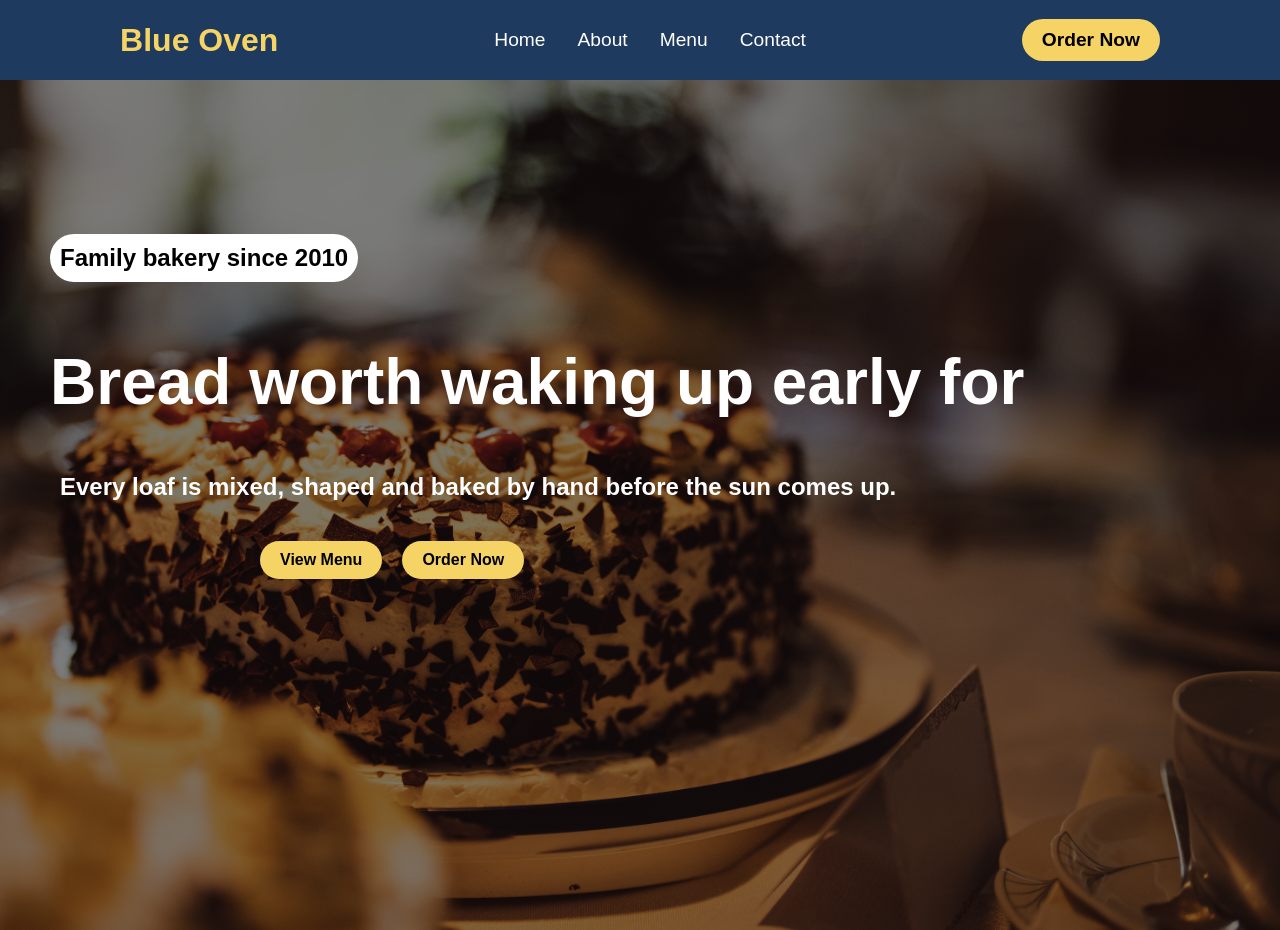
<file: onepage/index.html>
<!DOCTYPE html>
<html lang="en">

<head>
    <meta charset="UTF-8">
    <meta name="viewport" content="width=device-width, initial-scale=1.0">
    <link rel="preconnect" href="https://fonts.googleapis.com">
    <link rel="preconnect" href="https://fonts.gstatic.com" crossorigin>
    <link
        href="https://fonts.googleapis.com/css2?family=Inter:ital,opsz,wght@0,14..32,100..900;1,14..32,100..900&display=swap"
        rel="stylesheet">
    <link rel="stylesheet" href="css/style.css">
    <title>Blue Oven</title>
</head>

<body>
    <!-- Navigation bar -->
    <nav class="navbar">
        <a href="index.html" class="logo">Blue Oven</a>
        <ul class="nav-links">
            <li><a href="index.html">Home</a></li>
            <li><a href="about.html">About</a></li>
            <li><a href="menu.html">Menu</a></li>
            <li><a href="contact.html">Contact</a></li>
           
        </ul>
         <a href="#" class="button">Order Now</a>
    </nav>

    <!-- Hero section -->
   <div class="hero">
        <p id="sub1">Family bakery since 2010</p>
        <h1>Bread worth waking up early for</h1>
        <p id="sub2">Every loaf is mixed, shaped and baked by hand before the sun comes up.</p>
        <div class="hero-buttons">
            <a href="menu.html" class="button">View Menu</a>
            <a href="contact.html" class="button">Order Now</a></div>
        
</div>
</body>

</html>
</file>
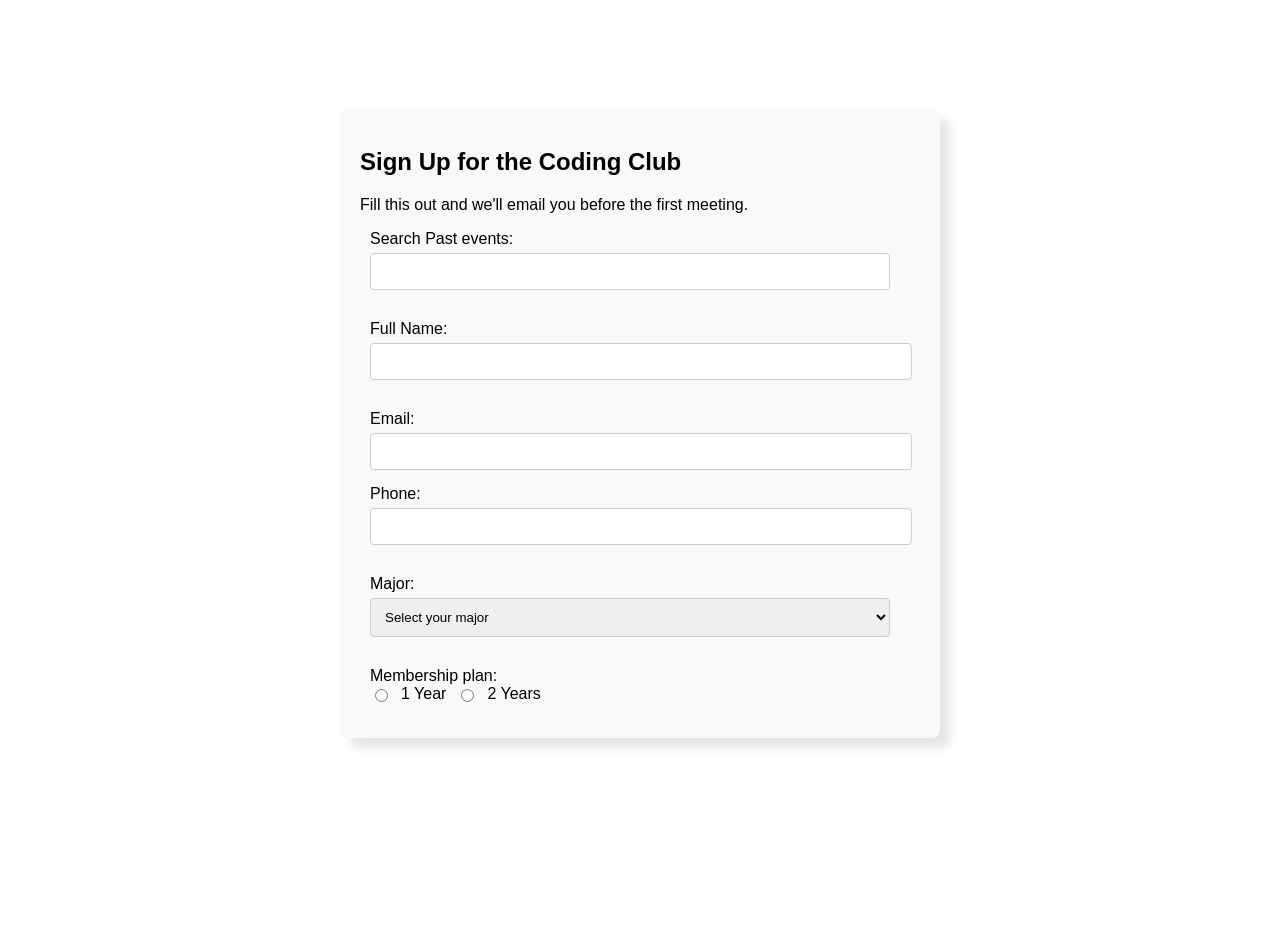
<file: form.html>
<!DOCTYPE html>
<html lang="en">
<head>
    <meta charset="UTF-8">
    <meta name="viewport" content="width=device-width, initial-scale=1.0">
    <title>Coding Club Sign-up</title>
    <style>
        main {
            max-width: 600px;
            margin: 0 auto;
            padding: 100px 20PX 200px 20PX;
            font-family: Arial, sans-serif;
        }
        form {
            background-color: #f9f9f9;
            padding: 20px;
            border-radius: 8px;
            box-shadow: 10px 10px 10px rgba(0, 0, 0, 0.1);
            padding-right: 20px;
        }
       input[type="text"],
        input[type="email"],
        input[type="tel"],
        select,
        input[type="search"] {
            width: 100%;
            padding: 10px;
            margin: 5px 10px 15px 0;
            border: 1px solid #ccc;
            border-radius: 4px;
        }
        .field {
            margin-left: 10px;
            margin-bottom: 15px;
            padding-right: 30px;
        }
        .radio-group {
            display: flex;
            gap: 10px;
            align-items: center;
        }
    </style>
</head>
<body>
<main>
<form>
    <h2>Sign Up for the Coding Club</h2>
    <p>Fill this out and we'll email you before the first meeting.</p>
<div class="field">
    <label for="search">Search Past events:</label>
    <input type="search" id="search" name="search">
</div>
<div class="field">
    <label for="fullname">Full Name:</label>
    <input type="text" id="fullname" name="fullname" required>
</div>
<div class="row">
    <div class="field">
        <label for="email">Email:</label>
        <input type="email" id="email" name="email" required>
        <label for="phone">Phone:</label>
        <input type="tel" id="phone" name="phone">
    </div>
</div>
<div class="field">
    <label for="MAJOR">Major:</label>
    <select id="major" name="major" required>
        <option value="">Select your major</option>
        <optgroup label="Engineering">
            <option value="electrical-engineering">Electrical Engineering</option>
            <option value="mechanical-engineering">Mechanical Engineering</option>
        </optgroup>
        <optgroup label="Computer Science">
            <option value="computer-science">Computer Science</option>
            <option value="software-engineering">Software Engineering</option>
        </optgroup>
    </select>
</div>
<div class="field">
    <label for="year">Membership  plan:</label>
    <div class="radio-group">
        <input type="radio" id="year1" name="year" value="1" required>
        <label for="year1">1 Year</label>
        <input type="radio" id="year2" name="year" value="2">
        <label for="year2">2 Years</label>
        
    

</form>

</main>
</body>
</html>
</file>
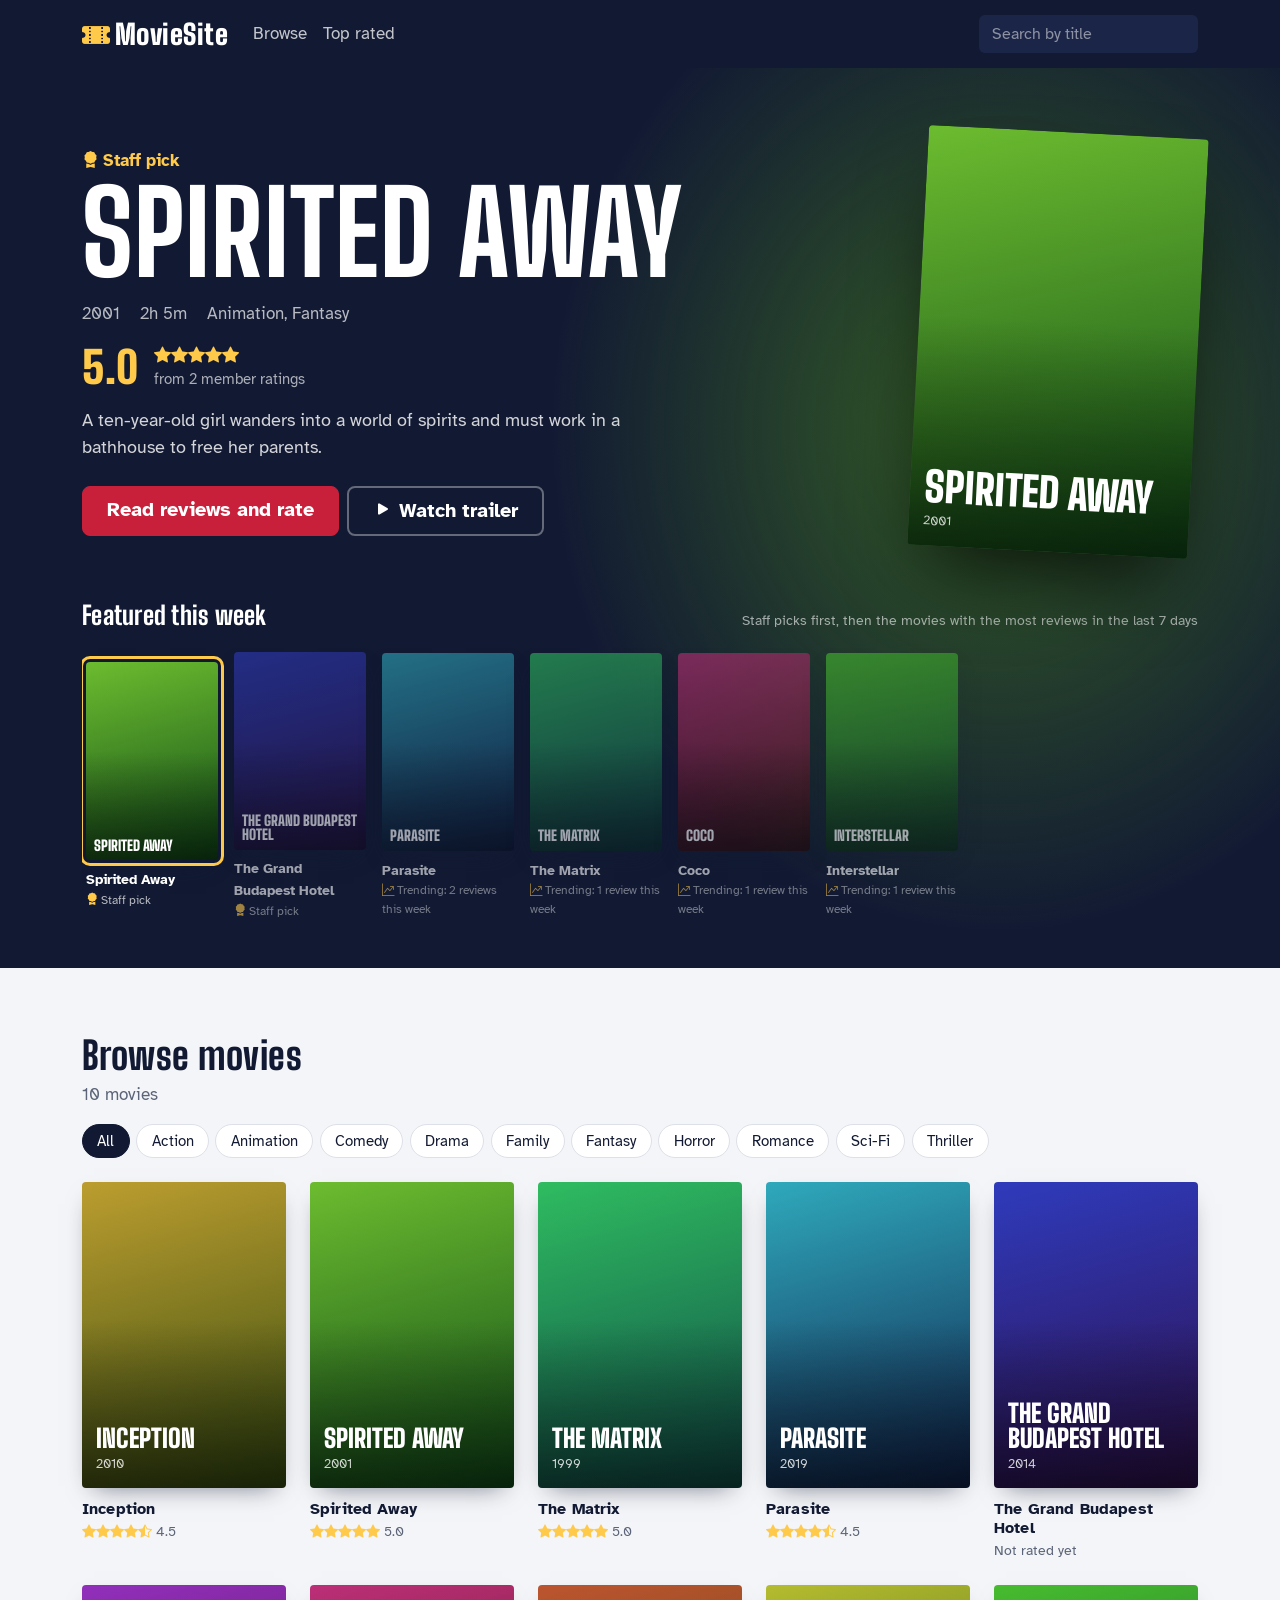
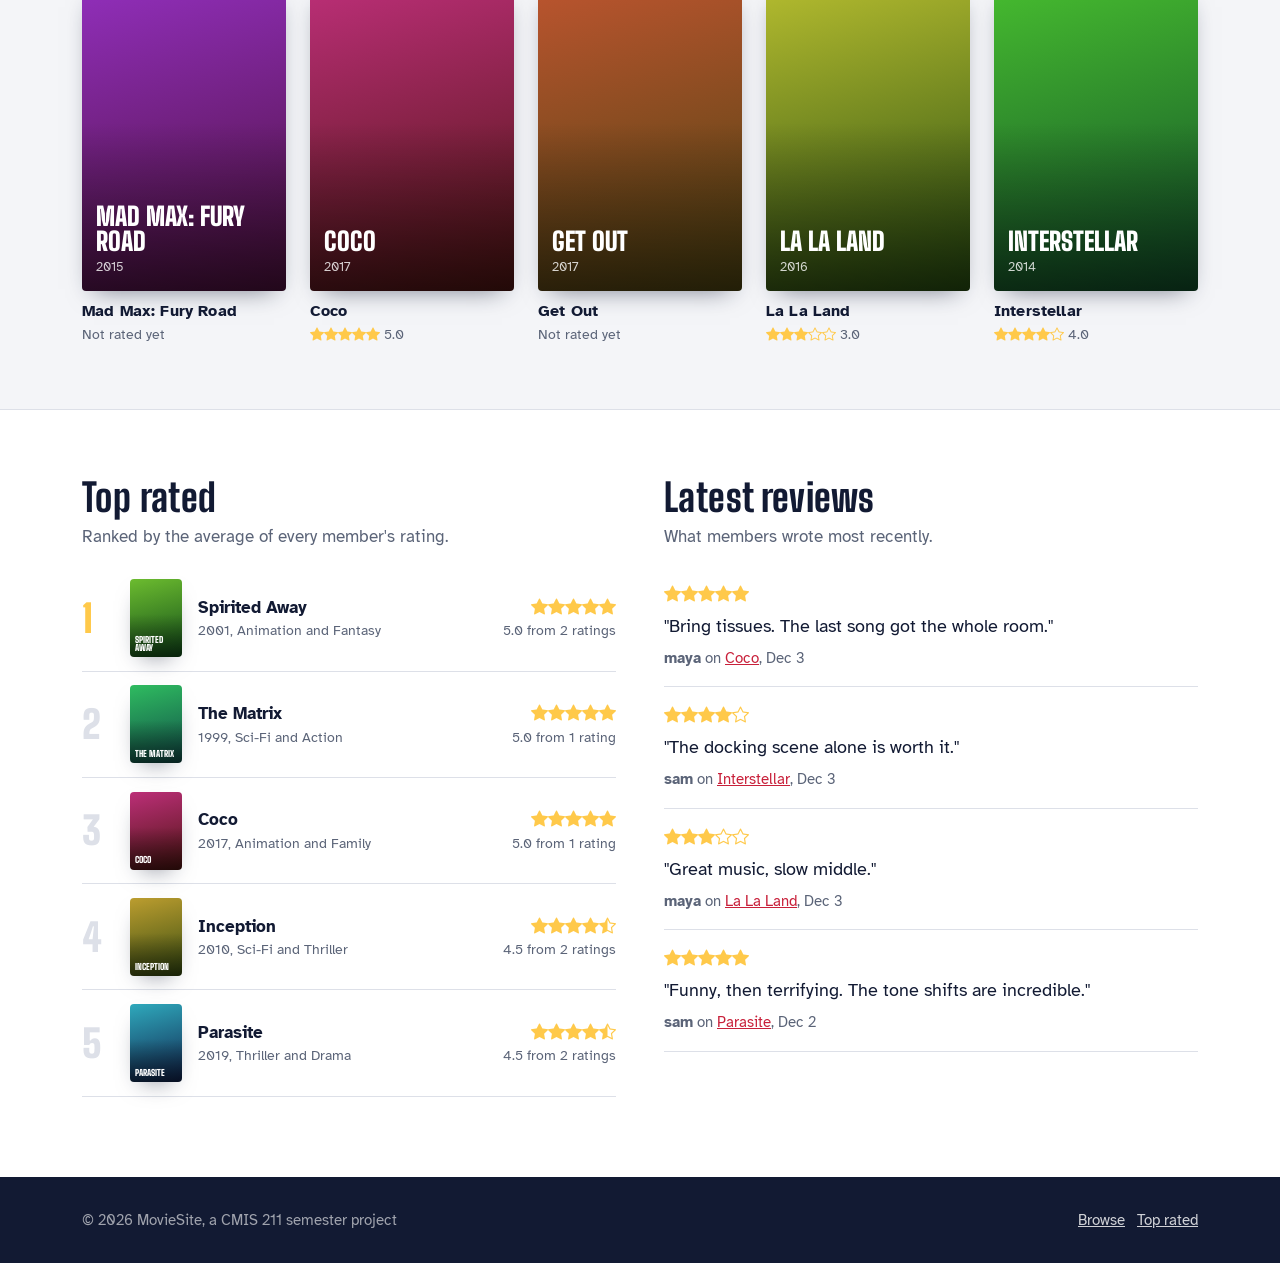
<file: movie_site_home.html>
<!DOCTYPE html>
<html lang="en">
<head>
  <meta charset="UTF-8">
  <meta name="viewport" content="width=device-width, initial-scale=1">
  <title>MovieSite - What's playing and what people think</title>

  <!-- Bootstrap CSS + Bootstrap Icons -->
  <link href="https://cdn.jsdelivr.net/npm/bootstrap@5.3.3/dist/css/bootstrap.min.css" rel="stylesheet">
  <link href="https://cdn.jsdelivr.net/npm/bootstrap-icons@1.11.3/font/bootstrap-icons.min.css" rel="stylesheet">

  <!-- Fonts: a tall, narrow cinema-sign face for headings, a very readable face for everything else -->
  <link rel="preconnect" href="https://fonts.googleapis.com">
  <link rel="preconnect" href="https://fonts.gstatic.com" crossorigin>
  <link href="https://fonts.googleapis.com/css2?family=Atkinson+Hyperlegible:wght@400;700&family=Big+Shoulders+Display:wght@600;800;900&display=swap" rel="stylesheet">

  <style>
    /* ============ 1. Colors and fonts ============ */
    :root {
      --night: #121a33;     /* theater dark: navbar, hero, footer */
      --night-2: #1b2547;
      --seat: #c8203a;      /* velvet-seat red: main buttons */
      --seat-dark: #a3172d;
      --bulb: #ffc94a;      /* light-bulb gold: stars and sign lights */
      --screen: #f4f5f8;    /* page background */
      --slate: #5b6478;     /* secondary text */
      --line: #dde0e8;

      --display: "Big Shoulders Display", "Arial Narrow", sans-serif;
      --body: "Atkinson Hyperlegible", system-ui, sans-serif;
    }

    body {
      font-family: var(--body);
      background: var(--screen);
      color: var(--night);
      font-size: 1.0625rem;
    }
    h1, h2, h3, .display-font { font-family: var(--display); font-weight: 800; letter-spacing: .01em; }
    h2 { font-size: 2.4rem; }
    a { color: var(--seat); }
    a:hover { color: var(--seat-dark); }
    .text-slate { color: var(--slate); }
    .text-bulb { color: var(--bulb); }
    :focus-visible { outline: 3px solid var(--bulb); outline-offset: 2px; }

    .btn-seat { background: var(--seat); border-color: var(--seat); color: #fff; font-weight: 700; }
    .btn-seat:hover, .btn-seat:focus { background: var(--seat-dark); border-color: var(--seat-dark); color: #fff; }
    .btn-ghost { border: 2px solid rgba(255,255,255,.35); color: #fff; font-weight: 700; }
    .btn-ghost:hover { border-color: #fff; color: #fff; }

    /* ============ 2. Navbar ============ */
    .site-nav { background: var(--night); }
    .site-nav .navbar-brand { font-family: var(--display); font-weight: 900; font-size: 1.75rem; letter-spacing: .02em; }
    .site-nav .navbar-brand i { color: var(--bulb); }
    .site-nav .nav-link { color: rgba(255,255,255,.75); }
    .site-nav .nav-link:hover, .site-nav .nav-link.active { color: #fff; }
    .site-nav .form-control { background: var(--night-2); border-color: transparent; color: #fff; }
    .site-nav .form-control::placeholder { color: rgba(255,255,255,.5); }

    /* ============ 3. Spotlight hero ============ */
    .spot {
      --hue: 47;   /* set by JavaScript to match the featured movie's poster */
      color: #fff;
      background:
        radial-gradient(ellipse 50% 80% at 78% 40%, hsl(var(--hue) 70% 35% / .55), transparent 70%),
        var(--night);
      padding: 4rem 0 2.5rem;
      overflow: hidden;
    }
    .spot-reason { color: var(--bulb); font-weight: 700; }
    .spot-title {
      font-size: clamp(3.25rem, 9vw, 7.5rem);
      line-height: .9;
      text-transform: uppercase;
      margin: .5rem 0 1rem;
      overflow-wrap: anywhere;
    }
    .spot-meta { display: flex; flex-wrap: wrap; gap: .25rem 1.25rem; color: rgba(255,255,255,.7); margin-bottom: 1rem; }
    .spot-score { font-family: var(--display); font-weight: 900; font-size: 2.75rem; color: var(--bulb); line-height: 1; }
    .spot-overview { color: rgba(255,255,255,.82); max-width: 34rem; font-size: 1.15rem; }

    /* The big poster: the one moment of motion, when you pick another movie */
    .spot-poster { display: block; max-width: 280px; margin-left: auto; transform: rotate(3deg); color: #fff; text-decoration: none; }
    .spot-poster:hover { color: #fff; }
    .spot-poster .poster { box-shadow: 0 40px 80px -20px rgba(0,0,0,.75); }
    .spot-poster .poster-title { font-size: 2.6rem; }
    .spot-poster.swap { animation: posterIn .5s ease-out; }
    @keyframes posterIn {
      from { opacity: 0; transform: rotate(8deg) translateY(24px); }
      to   { opacity: 1; transform: rotate(3deg); }
    }

    /* "Featured this week" strip */
    .strip-head { display: flex; flex-wrap: wrap; justify-content: space-between; align-items: baseline; gap: .25rem 1rem; margin-top: 3rem; }
    .strip-head h2 { font-size: 1.6rem; margin: 0; }
    .strip-head p { color: rgba(255,255,255,.6); font-size: .9rem; margin: 0; }
    .spot-strip { display: flex; gap: 1rem; margin-top: 1rem; overflow-x: auto; padding: 4px 4px .5rem; }
    .spot-strip button {
      flex: 0 0 132px; background: none; border: 0; padding: 0; text-align: left; color: #fff; opacity: .6;
    }
    .spot-strip button:hover, .spot-strip button[aria-pressed="true"] { opacity: 1; }
    .spot-strip button[aria-pressed="true"] .poster { outline: 3px solid var(--bulb); outline-offset: 3px; }
    .spot-strip .poster { padding: .5rem; }
    .spot-strip .poster-title { font-size: .9rem; }
    .spot-strip .poster-year { display: none; }
    .strip-title { display: block; font-weight: 700; font-size: .9rem; margin-top: .55rem; }
    .strip-reason { display: block; font-size: .78rem; color: rgba(255,255,255,.7); }
    .strip-reason i { color: var(--bulb); }

    @media (max-width: 767px) {
      .spot-poster { max-width: 170px; margin: .5rem auto 0; }
      .spot-poster .poster-title { font-size: 1.6rem; }
    }
    @media (prefers-reduced-motion: reduce) {
      .spot-poster.swap { animation: none; }
    }

    /* ============ 4. Posters (colored one-sheets, since we have no images) ============ */
    .poster {
      aspect-ratio: 2 / 3;
      border-radius: 4px;
      display: flex;
      flex-direction: column;
      justify-content: flex-end;
      padding: .9rem;
      color: #fff;
      background:
        linear-gradient(to top, rgba(0,0,0,.55), transparent 55%),
        linear-gradient(165deg, hsl(var(--hue) 60% 46%), hsl(calc(var(--hue) + 35) 65% 18%));
      box-shadow: 0 10px 24px -12px rgba(18,26,51,.6);
    }
    .poster-title { font-family: var(--display); font-weight: 900; font-size: 1.6rem; line-height: .95; text-transform: uppercase; overflow-wrap: anywhere; }
    .poster-md .poster-title { font-size: 1.15rem; }
    .poster-year { font-size: .8rem; opacity: .8; margin-top: .3rem; }
    .poster-sm { width: 52px; padding: .3rem; }
    .poster-sm .poster-title { font-size: .55rem; }
    .poster-sm .poster-year { display: none; }

    /* ============ 5. Browse grid ============ */
    .browse { padding: 4rem 0; }
    .chips { display: flex; flex-wrap: wrap; gap: .4rem; }
    .chip {
      border: 1px solid var(--line); background: #fff; color: var(--night);
      border-radius: 999px; padding: .3rem .9rem; font-size: .95rem;
    }
    .chip:hover { border-color: var(--night); }
    .chip[aria-pressed="true"] { background: var(--night); border-color: var(--night); color: #fff; }

    .movie-link { color: inherit; text-decoration: none; display: block; }
    .movie-link .poster { transition: transform .15s ease; }
    .movie-link:hover .poster, .movie-link:focus-visible .poster { transform: translateY(-4px); }
    .movie-link h3 { font-family: var(--body); font-weight: 700; font-size: 1rem; margin: .7rem 0 .15rem; }
    .movie-meta { color: var(--slate); font-size: .875rem; }

    /* ============ 6. Ranked list + latest reviews ============ */
    .lower { padding: 4rem 0 5rem; background: #fff; border-top: 1px solid var(--line); }
    .rank-item { display: flex; align-items: center; gap: 1rem; padding: .85rem 0; border-bottom: 1px solid var(--line); }
    .rank-num { font-family: var(--display); font-weight: 900; font-size: 2.4rem; width: 2rem; color: var(--line); line-height: 1; }
    .rank-item:first-child .rank-num { color: var(--bulb); }
    .rank-item a { color: var(--night); font-weight: 700; text-decoration: none; }
    .rank-item a:hover { color: var(--seat); }

    .quote { padding: 1rem 0; border-bottom: 1px solid var(--line); }
    .quote p { font-size: 1.1rem; margin: .35rem 0; }
    .quote small { color: var(--slate); }

    .stars { color: var(--bulb); white-space: nowrap; }

    /* ============ 7. Detail page ============ */
    .detail-head { background: var(--night); color: #fff; padding: 2.5rem 0 3rem; }
    .detail-head .breadcrumb a { color: rgba(255,255,255,.65); }
    .detail-head .breadcrumb-item.active { color: #fff; }
    .detail-head .breadcrumb-item + .breadcrumb-item::before { color: rgba(255,255,255,.4); }
    .detail-title { font-size: clamp(2.8rem, 7vw, 5rem); line-height: .95; text-transform: uppercase; }
    .facts { display: flex; flex-wrap: wrap; gap: .25rem 1.25rem; color: rgba(255,255,255,.7); margin: .75rem 0 1.25rem; }
    .score-big { font-family: var(--display); font-weight: 900; font-size: 4rem; line-height: .9; color: var(--bulb); }

    .detail-body { padding: 3rem 0 4rem; }
    .panel { background: #fff; border-radius: 10px; padding: 1.5rem; border: 1px solid var(--line); }
    .panel h2 { font-size: 1.9rem; }

    /* Clickable stars: radios written 5..1 and shown reversed, so "~" lights the stars to the left */
    .star-input { display: inline-flex; flex-direction: row-reverse; gap: .2rem; }
    .star-input input { position: absolute; opacity: 0; width: 1px; height: 1px; }
    .star-input label { font-size: 2.2rem; color: #cfd3dc; cursor: pointer; line-height: 1; }
    .star-input input:checked ~ label,
    .star-input label:hover,
    .star-input label:hover ~ label { color: var(--bulb); }
    .star-input input:focus-visible + label { outline: 3px solid var(--night); border-radius: 4px; }

    .review { display: flex; gap: .9rem; padding: 1.1rem 0; border-bottom: 1px solid var(--line); }
    .review:last-child { border-bottom: 0; }
    .review.mine { background: #fff7e0; margin: 0 -1.5rem; padding: 1.1rem 1.5rem; }
    .avatar {
      width: 40px; height: 40px; flex-shrink: 0; border-radius: 50%;
      display: grid; place-items: center; color: #fff; font-weight: 700;
    }

    .bar { height: 8px; background: var(--screen); border-radius: 4px; overflow: hidden; }
    .bar span { display: block; height: 100%; background: var(--bulb); }

    /* ============ 8. Footer ============ */
    footer { background: var(--night); color: rgba(255,255,255,.6); padding: 2rem 0; }
    footer a { color: rgba(255,255,255,.8); }
  </style>
</head>
<body>

  <!-- ============ NAVBAR ============ -->
  <nav class="navbar navbar-expand-md navbar-dark site-nav sticky-top">
    <div class="container">
      <a class="navbar-brand" href="#"><i class="bi bi-ticket-perforated-fill me-1" aria-hidden="true"></i>MovieSite</a>
      <button class="navbar-toggler" type="button" data-bs-toggle="collapse" data-bs-target="#mainNav"
              aria-controls="mainNav" aria-expanded="false" aria-label="Open menu">
        <span class="navbar-toggler-icon"></span>
      </button>
      <div class="collapse navbar-collapse" id="mainNav">
        <ul class="navbar-nav me-auto">
          <li class="nav-item"><a class="nav-link" href="#browse">Browse</a></li>
          <li class="nav-item"><a class="nav-link" href="#top-rated">Top rated</a></li>
        </ul>
        <form class="d-flex mt-2 mt-md-0" id="navSearch" role="search">
          <input class="form-control" type="search" id="navQuery" placeholder="Search by title" aria-label="Search by title">
        </form>
      </div>
    </div>
  </nav>

  <!-- =====================================================================
       PAGE 1: HOMEPAGE  (Django: templates/movies/home.html)
       ===================================================================== -->
  <div id="homePage">

    <!-- ============ SPOTLIGHT HERO ============ -->
    <header class="spot" id="spot">
      <div class="container">
        <div class="row align-items-center g-4 g-lg-5">
          <div class="col-md-7">
            <div class="spot-reason" id="spotReason"></div>
            <h1 class="spot-title" id="spotTitle"></h1>
            <div class="spot-meta" id="spotMeta"></div>
            <div class="d-flex align-items-center gap-3 mb-3" id="spotScore"></div>
            <p class="spot-overview" id="spotOverview"></p>
            <div class="d-flex flex-wrap gap-2 mt-4">
              <a class="btn btn-seat btn-lg px-4" id="spotReviews" href="#">Read reviews and rate</a>
              <button type="button" class="btn btn-ghost btn-lg px-4" data-bs-toggle="modal" data-bs-target="#trailerModal" id="spotTrailer">
                <i class="bi bi-play-fill" aria-hidden="true"></i> Watch trailer
              </button>
            </div>
          </div>
          <div class="col-md-5">
            <a class="spot-poster" id="spotPoster" href="#" aria-hidden="true" tabindex="-1"></a>
          </div>
        </div>

        <!-- Featured this week: staff picks, then trending (see featuredThisWeek() in the script) -->
        <div class="strip-head">
          <h2>Featured this week</h2>
          <p>Staff picks first, then the movies with the most reviews in the last 7 days</p>
        </div>
        <div class="spot-strip" id="spotStrip" role="group" aria-label="Featured this week"></div>
      </div>
    </header>

    <!-- ============ BROWSE: filter chips + poster grid ============ -->
    <section class="browse" id="browse">
      <div class="container">
        <div class="d-flex flex-wrap justify-content-between align-items-end gap-3 mb-4">
          <div>
            <h2 class="mb-1">Browse movies</h2>
            <p class="text-slate mb-0" id="resultCount"></p>
          </div>
          <div class="chips" id="genreChips" aria-label="Filter by genre"></div>
        </div>
        <div class="row g-4 row-cols-2 row-cols-sm-3 row-cols-lg-5" id="movieGrid"></div>
      </div>
    </section>

    <!-- ============ TOP RATED + LATEST REVIEWS ============ -->
    <section class="lower" id="top-rated">
      <div class="container">
        <div class="row g-5">
          <div class="col-lg-6">
            <h2 class="mb-1">Top rated</h2>
            <p class="text-slate">Ranked by the average of every member's rating.</p>
            <ol class="list-unstyled mb-0" id="topList"></ol>
          </div>
          <div class="col-lg-6">
            <h2 class="mb-1">Latest reviews</h2>
            <p class="text-slate">What members wrote most recently.</p>
            <div id="latestReviews"></div>
          </div>
        </div>
      </div>
    </section>
  </div>

  <!-- =====================================================================
       PAGE 2: MOVIE DETAIL  (Django: templates/movies/movie_detail.html)
       Drawn by JavaScript when the address is #/movie/<id>
       ===================================================================== -->
  <div id="detailPage" class="d-none"></div>

  <!-- ============ FOOTER ============ -->
  <footer>
    <div class="container d-flex flex-wrap justify-content-between gap-2 small">
      <span>&copy; 2026 MovieSite, a CMIS 211 semester project</span>
      <span><a href="#browse">Browse</a> &nbsp; <a href="#top-rated">Top rated</a></span>
    </div>
  </footer>

  <!-- ============ TRAILER MODAL ============ -->
  <div class="modal fade" id="trailerModal" tabindex="-1" aria-labelledby="trailerTitle" aria-hidden="true">
    <div class="modal-dialog modal-lg modal-dialog-centered">
      <div class="modal-content bg-black">
        <div class="modal-header border-0">
          <h5 class="modal-title text-white display-font fs-3" id="trailerTitle">Trailer</h5>
          <button type="button" class="btn-close btn-close-white" data-bs-dismiss="modal" aria-label="Close"></button>
        </div>
        <div class="modal-body p-0">
          <div class="ratio ratio-16x9">
            <!-- A sample clip stands in for the real trailer -->
            <video id="trailerVideo" controls preload="metadata">
              <source src="https://interactive-examples.mdn.mozilla.net/media/cc0-videos/flower.mp4" type="video/mp4">
              <source src="https://interactive-examples.mdn.mozilla.net/media/cc0-videos/flower.webm" type="video/webm">
              Your browser doesn't support the video tag.
            </video>
          </div>
        </div>
      </div>
    </div>
  </div>

  <!-- ============ TOAST ============ -->
  <div class="toast-container position-fixed bottom-0 end-0 p-3">
    <div id="msgToast" class="toast align-items-center border-0 text-white" style="background: var(--night)" role="status" aria-live="polite" aria-atomic="true">
      <div class="d-flex">
        <div class="toast-body" id="toastText"></div>
        <button type="button" class="btn-close btn-close-white me-2 m-auto" data-bs-dismiss="toast" aria-label="Close"></button>
      </div>
    </div>
  </div>

  <script src="https://cdn.jsdelivr.net/npm/bootstrap@5.3.3/dist/js/bootstrap.bundle.min.js"></script>

  <script>
    /* =================================================================
       1. DATA: stands in for the database (Django: Movie, Genre, Review)
       ================================================================= */
    const ME = 'you';   // the "logged-in" user in this demo

    // featured: true = a staff pick (Django: an is_featured checkbox in the admin)
    const movies = [
      { id: 1,  title: 'Inception', year: 2010, runtime: '2h 28m', genres: ['Sci-Fi', 'Thriller'],
        overview: "A thief who steals secrets from people's dreams is offered one last job: planting an idea instead." },
      { id: 2,  title: 'Spirited Away', year: 2001, runtime: '2h 5m', genres: ['Animation', 'Fantasy'], featured: true,
        overview: 'A ten-year-old girl wanders into a world of spirits and must work in a bathhouse to free her parents.' },
      { id: 3,  title: 'The Matrix', year: 1999, runtime: '2h 16m', genres: ['Sci-Fi', 'Action'],
        overview: 'A hacker learns that the world he lives in is a simulation, and joins the people fighting it.' },
      { id: 4,  title: 'Parasite', year: 2019, runtime: '2h 12m', genres: ['Thriller', 'Drama'],
        overview: 'A poor family schemes its way into the household of a wealthy one, until a secret in the basement surfaces.' },
      { id: 5,  title: 'The Grand Budapest Hotel', year: 2014, runtime: '1h 39m', genres: ['Comedy', 'Drama'], featured: true,
        overview: 'A legendary concierge and his young lobby boy are drawn into the theft of a priceless painting.' },
      { id: 6,  title: 'Mad Max: Fury Road', year: 2015, runtime: '2h', genres: ['Action', 'Sci-Fi'],
        overview: 'In a desert wasteland, a rebel driver and a drifter flee a warlord across hundreds of miles of sand.' },
      { id: 7,  title: 'Coco', year: 2017, runtime: '1h 45m', genres: ['Animation', 'Family'],
        overview: 'A boy who dreams of becoming a musician crosses into the Land of the Dead to find his great-great-grandfather.' },
      { id: 8,  title: 'Get Out', year: 2017, runtime: '1h 44m', genres: ['Horror', 'Thriller'],
        overview: "A young man visits his girlfriend's family for the weekend and finds that their welcome hides something." },
      { id: 9,  title: 'La La Land', year: 2016, runtime: '2h 8m', genres: ['Drama', 'Romance'],
        overview: 'A jazz pianist and an aspiring actress fall in love while chasing their dreams in Los Angeles.' },
      { id: 10, title: 'Interstellar', year: 2014, runtime: '2h 49m', genres: ['Sci-Fi', 'Drama'],
        overview: "With Earth's crops failing, a former pilot leads a mission through a wormhole to find humanity a new home." },
    ];

    // Review dates as 'YYYY-MM-DD'. daysAgo() keeps this demo fresh whenever you open it:
    // most reviews are 1-3 days old, Inception's are 12 days old (so it isn't "trending").
    function isoDay(d) {
      return `${d.getFullYear()}-${String(d.getMonth() + 1).padStart(2, '0')}-${String(d.getDate()).padStart(2, '0')}`;
    }
    function daysAgo(n) { const d = new Date(); d.setDate(d.getDate() - n); return isoDay(d); }

    // Newest first, like Review.Meta.ordering = ['-created_at']
    let reviews = [
      { movieId: 7,  user: 'maya',   rating: 5, comment: 'Bring tissues. The last song got the whole room.', created: daysAgo(1) },
      { movieId: 10, user: 'sam',    rating: 4, comment: 'The docking scene alone is worth it.', created: daysAgo(1) },
      { movieId: 9,  user: 'maya',   rating: 3, comment: 'Great music, slow middle.', created: daysAgo(1) },
      { movieId: 4,  user: 'jordan', rating: 4, comment: '', created: daysAgo(2) },
      { movieId: 4,  user: 'sam',    rating: 5, comment: 'Funny, then terrifying. The tone shifts are incredible.', created: daysAgo(2) },
      { movieId: 3,  user: 'jordan', rating: 5, comment: 'Holds up better than I expected.', created: daysAgo(2) },
      { movieId: 2,  user: 'maya',   rating: 5, comment: '', created: daysAgo(3) },
      { movieId: 2,  user: 'sam',    rating: 5, comment: 'Every frame is beautiful.', created: daysAgo(3) },
      { movieId: 1,  user: 'jordan', rating: 4, comment: 'Confusing the first time, brilliant the second.', created: daysAgo(12) },
      { movieId: 1,  user: 'maya',   rating: 5, comment: 'Still thinking about the ending.', created: daysAgo(12) },
    ];

    const FEATURED_COUNT = 6;   // how many movies the "Featured this week" strip shows
    const RATING_WORDS = ['', 'Poor', 'Fair', 'Good', 'Very good', 'Excellent'];
    const allGenres = [...new Set(movies.flatMap(m => m.genres))].sort();
    const watchlist = new Set();
    const reduceMotion = window.matchMedia('(prefers-reduced-motion: reduce)').matches;

    /* =================================================================
       2. HELPERS (Django: the _stars, _poster, _movie_card include files)
       ================================================================= */

    // Escape anything a user typed before putting it in the page (Django does this for you)
    function esc(text) {
      return String(text).replace(/[&<>"']/g, c =>
        ({ '&': '&amp;', '<': '&lt;', '>': '&gt;', '"': '&quot;', "'": '&#39;' }[c]));
    }

    const movieById = id => movies.find(m => m.id === id);
    const reviewsFor = id => reviews.filter(r => r.movieId === id);
    const plural = (n, word) => `${n} ${word}${n === 1 ? '' : 's'}`;

    // Average + count (Django: annotate(avg_rating=Avg(...), review_count=Count(...)))
    function stats(id) {
      const list = reviewsFor(id);
      const avg = list.length ? list.reduce((s, r) => s + r.rating, 0) / list.length : 0;
      return { avg, count: list.length };
    }

    function stars(value) {
      let html = `<span class="stars" aria-label="${value.toFixed(1)} out of 5 stars">`;
      for (let i = 1; i <= 5; i++) {
        const icon = value >= i ? 'bi-star-fill' : value >= i - 0.5 ? 'bi-star-half' : 'bi-star';
        html += `<i class="bi ${icon}" aria-hidden="true"></i>`;
      }
      return html + '</span>';
    }

    // '2026-11-03' -> a local date (Date.parse on a plain date can land on the day before)
    function toDate(iso) { const [y, m, d] = iso.split('-').map(Number); return new Date(y, m - 1, d); }
    const shortDate = iso => toDate(iso).toLocaleDateString('en-US', { month: 'short', day: 'numeric' });

    const hue = id => (id * 47) % 360;
    const avatarColor = name => `hsl(${(name.charCodeAt(0) * 37) % 360} 45% 38%)`;

    function poster(movie, extra = '') {
      return `
        <div class="poster ${extra}" style="--hue:${hue(movie.id)}" aria-hidden="true">
          <div class="poster-title">${esc(movie.title)}</div>
          <div class="poster-year">${movie.year}</div>
        </div>`;
    }

    function showToast(text) {
      document.getElementById('toastText').textContent = text;
      bootstrap.Toast.getOrCreateInstance(document.getElementById('msgToast')).show();
    }

    /* =================================================================
       3. FEATURED THIS WEEK + SPOTLIGHT HERO
          Rule: staff picks first, then trending (most reviews in the last
          7 days), then top rated, so the strip is never empty.
          Django: the home view does the same with is_featured and
          Count('reviews', filter=Q(reviews__created_at__gte=week_ago))
       ================================================================= */
    function reviewsThisWeek(id) {
      const weekAgo = new Date(); weekAgo.setDate(weekAgo.getDate() - 7);
      return reviews.filter(r => r.movieId === id && toDate(r.created) >= weekAgo).length;
    }

    function featuredThisWeek() {
      const list = [];
      const add = (movie, icon, reason) => {
        if (list.length < FEATURED_COUNT && !list.some(f => f.movie.id === movie.id)) list.push({ movie, icon, reason });
      };

      // 1. Staff picks
      movies.filter(m => m.featured).forEach(m => add(m, 'bi-award-fill', 'Staff pick'));

      // 2. Trending: most reviews in the past 7 days (ties go to the higher average)
      movies.filter(m => reviewsThisWeek(m.id) > 0)
        .sort((a, b) => reviewsThisWeek(b.id) - reviewsThisWeek(a.id) || stats(b.id).avg - stats(a.id).avg)
        .forEach(m => add(m, 'bi-graph-up-arrow', `Trending: ${plural(reviewsThisWeek(m.id), 'review')} this week`));

      // 3. Quiet week? Fill the rest with the top rated
      movies.filter(m => stats(m.id).count)
        .sort((a, b) => stats(b.id).avg - stats(a.id).avg)
        .forEach(m => add(m, 'bi-star-fill', 'Top rated'));

      return list;
    }

    let spotlightId = null;   // which movie is in the spotlight

    function renderSpotlight(animate = false) {
      const featured = featuredThisWeek();
      if (!featured.some(f => f.movie.id === spotlightId)) spotlightId = featured[0].movie.id;
      const { movie, icon, reason } = featured.find(f => f.movie.id === spotlightId);
      const { avg, count } = stats(movie.id);

      document.getElementById('spot').style.setProperty('--hue', hue(movie.id));
      document.getElementById('spotReason').innerHTML = `<i class="bi ${icon} me-1" aria-hidden="true"></i>${reason}`;
      document.getElementById('spotTitle').textContent = movie.title;
      document.getElementById('spotMeta').innerHTML =
        `<span>${movie.year}</span><span>${movie.runtime}</span><span>${movie.genres.join(', ')}</span>`;
      document.getElementById('spotScore').innerHTML = count
        ? `<span class="spot-score">${avg.toFixed(1)}</span>
           <div>${stars(avg)}<div class="small" style="color:rgba(255,255,255,.65)">from ${plural(count, 'member rating')}</div></div>`
        : '<span style="color:rgba(255,255,255,.7)">Not rated yet. Be the first.</span>';
      document.getElementById('spotOverview').textContent = movie.overview;
      document.getElementById('spotReviews').href = `#/movie/${movie.id}`;
      document.getElementById('spotTrailer').dataset.title = movie.title;

      const big = document.getElementById('spotPoster');
      big.href = `#/movie/${movie.id}`;
      big.innerHTML = poster(movie);
      if (animate && !reduceMotion) { big.classList.remove('swap'); void big.offsetWidth; big.classList.add('swap'); }

      document.getElementById('spotStrip').innerHTML = featured.map(f => `
        <button type="button" data-id="${f.movie.id}" aria-pressed="${f.movie.id === spotlightId}">
          ${poster(f.movie)}
          <span class="strip-title">${esc(f.movie.title)}</span>
          <span class="strip-reason"><i class="bi ${f.icon}" aria-hidden="true"></i> ${f.reason}</span>
        </button>`).join('');
      document.querySelectorAll('#spotStrip button').forEach(b =>
        b.addEventListener('click', () => { spotlightId = Number(b.dataset.id); renderSpotlight(true); }));
    }

    /* =================================================================
       4. BROWSE GRID with genre chips and search (Django: movie_list view)
       ================================================================= */
    let currentGenre = 'All';
    let currentSearch = '';

    function buildChips() {
      document.getElementById('genreChips').innerHTML = ['All', ...allGenres].map(g =>
        `<button type="button" class="chip" data-genre="${g}" aria-pressed="${g === currentGenre}">${g}</button>`).join('');
      document.querySelectorAll('.chip').forEach(c =>
        c.addEventListener('click', () => { currentGenre = c.dataset.genre; currentSearch = ''; renderGrid(); }));
    }

    function renderGrid() {
      const q = currentSearch.toLowerCase();
      const list = movies.filter(m =>
        (currentGenre === 'All' || m.genres.includes(currentGenre)) &&
        (!q || m.title.toLowerCase().includes(q)));

      document.querySelectorAll('.chip').forEach(c => c.setAttribute('aria-pressed', c.dataset.genre === currentGenre));

      let summary = plural(list.length, 'movie');
      if (currentGenre !== 'All') summary += ` in ${currentGenre}`;
      if (currentSearch) summary += ` matching "${esc(currentSearch)}". <a href="#browse" id="clearSearch">Show all</a>`;
      document.getElementById('resultCount').innerHTML = summary;

      document.getElementById('movieGrid').innerHTML = list.length ? list.map(m => {
        const { avg, count } = stats(m.id);
        return `
          <div class="col">
            <a class="movie-link" href="#/movie/${m.id}">
              ${poster(m)}
              <h3>${esc(m.title)}</h3>
              <div class="movie-meta">${count ? `${stars(avg)} ${avg.toFixed(1)}` : 'Not rated yet'}</div>
            </a>
          </div>`;
      }).join('') : '<p class="text-slate">No movies match. Try another title or genre.</p>';

      const clear = document.getElementById('clearSearch');
      if (clear) clear.addEventListener('click', () => { currentSearch = ''; renderGrid(); });
    }

    /* =================================================================
       5. TOP RATED + LATEST REVIEWS
       ================================================================= */
    function renderLower() {
      const ranked = movies.filter(m => stats(m.id).count)
        .sort((a, b) => stats(b.id).avg - stats(a.id).avg || stats(b.id).count - stats(a.id).count)
        .slice(0, 5);

      document.getElementById('topList').innerHTML = ranked.map((m, i) => {
        const { avg, count } = stats(m.id);
        return `
          <li class="rank-item">
            <span class="rank-num">${i + 1}</span>
            ${poster(m, 'poster-sm')}
            <div class="flex-grow-1">
              <a href="#/movie/${m.id}">${esc(m.title)}</a>
              <div class="movie-meta">${m.year}, ${m.genres.join(' and ')}</div>
            </div>
            <div class="text-end">${stars(avg)}<div class="movie-meta">${avg.toFixed(1)} from ${plural(count, 'rating')}</div></div>
          </li>`;
      }).join('');

      document.getElementById('latestReviews').innerHTML = reviews.filter(r => r.comment).slice(0, 4).map(r => {
        const m = movieById(r.movieId);
        return `
          <div class="quote">
            ${stars(r.rating)}
            <p>"${esc(r.comment)}"</p>
            <small><strong>${esc(r.user)}</strong> on <a href="#/movie/${m.id}">${esc(m.title)}</a>, ${shortDate(r.created)}</small>
          </div>`;
      }).join('');
    }

    function renderHome() {
      renderGrid();
      renderLower();
    }

    /* =================================================================
       6. DETAIL PAGE + REVIEW FORM (Django: movie_detail view + template)
       ================================================================= */
    function renderDetail(id) {
      const movie = movieById(id);
      const page = document.getElementById('detailPage');

      if (!movie) {   // Django: raise Http404
        page.innerHTML = `
          <section class="detail-head text-center">
            <div class="container py-5">
              <h1 class="detail-title">Movie not found</h1>
              <p>There's no movie at this address.</p>
              <a href="#browse" class="btn btn-seat">Browse movies</a>
            </div>
          </section>`;
        return;
      }
      document.title = `${movie.title} - MovieSite`;

      const { avg, count } = stats(movie.id);
      const list = reviewsFor(movie.id);
      const mine = list.find(r => r.user === ME);
      const saved = watchlist.has(movie.id);

      let starRadios = '';
      for (let n = 5; n >= 1; n--) {
        starRadios += `
          <input type="radio" name="rating" id="rate${n}" value="${n}" ${mine && mine.rating === n ? 'checked' : ''}>
          <label for="rate${n}" title="${n} stars: ${RATING_WORDS[n]}"><i class="bi bi-star-fill" aria-hidden="true"></i><span class="visually-hidden">${n} stars, ${RATING_WORDS[n]}</span></label>`;
      }

      const breakdown = [5, 4, 3, 2, 1].map(n => {
        const num = list.filter(r => r.rating === n).length;
        const pct = count ? Math.round(num / count * 100) : 0;
        return `
          <div class="d-flex align-items-center gap-2 mb-2 small">
            <span style="width:3.2rem">${plural(n, 'star')}</span>
            <div class="bar flex-grow-1"><span style="width:${pct}%"></span></div>
            <span class="text-slate" style="width:1.2rem">${num}</span>
          </div>`;
      }).join('');

      const reviewList = list.map(r => `
        <div class="review ${r.user === ME ? 'mine' : ''}">
          <div class="avatar" style="background:${avatarColor(r.user)}" aria-hidden="true">${esc(r.user[0].toUpperCase())}</div>
          <div>
            <div><strong>${r.user === ME ? 'You' : esc(r.user)}</strong> ${stars(r.rating)}</div>
            <div class="small text-slate">${shortDate(r.created)}${r.edited ? ', edited' : ''}</div>
            ${r.comment ? `<p class="mb-0 mt-2">${esc(r.comment).replace(/\n/g, '<br>')}</p>` : ''}
          </div>
        </div>`).join('') || '<p class="text-slate mb-0">No reviews yet. Yours would be the first.</p>';

      const similar = movies.filter(m => m.id !== movie.id && m.genres.some(g => movie.genres.includes(g))).slice(0, 4);

      page.innerHTML = `
        <header class="detail-head">
          <div class="container">
            <nav aria-label="breadcrumb">
              <ol class="breadcrumb small mb-4">
                <li class="breadcrumb-item"><a href="#">Home</a></li>
                <li class="breadcrumb-item"><a href="#browse">Movies</a></li>
                <li class="breadcrumb-item active" aria-current="page">${esc(movie.title)}</li>
              </ol>
            </nav>
            <div class="row g-4 g-lg-5 align-items-end">
              <div class="col-6 col-md-3">${poster(movie)}</div>
              <div class="col-md-9">
                <h1 class="detail-title mb-0">${esc(movie.title)}</h1>
                <div class="facts">
                  <span>${movie.year}</span><span>${movie.runtime}</span><span>${movie.genres.join(', ')}</span>
                </div>
                <div class="d-flex align-items-center gap-3 mb-3">
                  ${count
                    ? `<span class="score-big">${avg.toFixed(1)}</span>
                       <div>${stars(avg)}<div class="small" style="color:rgba(255,255,255,.7)">from ${plural(count, 'member rating')}</div></div>`
                    : '<span style="color:rgba(255,255,255,.7)">Nobody has rated this yet.</span>'}
                </div>
                <p style="max-width:40rem;color:rgba(255,255,255,.82)">${esc(movie.overview)}</p>
                <div class="d-flex flex-wrap gap-2 mt-3">
                  <button type="button" class="btn btn-ghost" data-bs-toggle="modal" data-bs-target="#trailerModal" data-title="${esc(movie.title)}">
                    <i class="bi bi-play-fill" aria-hidden="true"></i> Watch trailer
                  </button>
                  <button type="button" class="btn btn-ghost" id="watchBtn" aria-pressed="${saved}">
                    <i class="bi ${saved ? 'bi-bookmark-check-fill text-bulb' : 'bi-bookmark'}" aria-hidden="true"></i>
                    ${saved ? 'On your watchlist' : 'Add to watchlist'}
                  </button>
                </div>
              </div>
            </div>
          </div>
        </header>

        <main class="detail-body">
          <div class="container">
            <div class="row g-4 g-lg-5">
              <div class="col-lg-8">

                <!-- Rate & comment form -->
                <div class="panel mb-4" id="rate">
                  <h2 class="mb-3">${mine ? 'Your review' : 'Rate this movie'}</h2>
                  <form id="reviewForm" novalidate>
                    <fieldset class="mb-3">
                      <legend class="fs-6 fw-bold mb-1">Your rating</legend>
                      <div class="d-flex align-items-center gap-3">
                        <div class="star-input">${starRadios}</div>
                        <span class="text-slate" id="ratingWord">${mine ? RATING_WORDS[mine.rating] : ''}</span>
                      </div>
                      <div class="invalid-feedback" id="ratingError">Choose from 1 to 5 stars to post your review.</div>
                    </fieldset>
                    <div class="mb-3">
                      <label for="comment" class="form-label fw-bold">Comment <span class="fw-normal text-slate">(optional)</span></label>
                      <textarea class="form-control" id="comment" rows="4" maxlength="500"
                        placeholder="What worked, what didn't? Keep it spoiler-free.">${mine ? esc(mine.comment) : ''}</textarea>
                      <div class="form-text text-end"><span id="charCount">${mine ? mine.comment.length : 0}</span> of 500 characters</div>
                    </div>
                    <div class="d-flex flex-wrap align-items-center gap-3">
                      <button type="submit" class="btn btn-seat px-4">${mine ? 'Save changes' : 'Post review'}</button>
                      ${mine ? '<button type="button" class="btn btn-link text-slate p-0" id="deleteBtn">Delete review</button>' : ''}
                    </div>
                  </form>
                </div>

                <div class="panel">
                  <h2 class="mb-2">${list.length ? plural(list.length, 'review') : 'Reviews'}</h2>
                  ${reviewList}
                </div>
              </div>

              <aside class="col-lg-4">
                <div class="panel mb-4">
                  <h2 class="mb-3">How people rated it</h2>
                  ${breakdown}
                </div>
                ${similar.length ? `
                <div class="panel">
                  <h2 class="mb-3">If you liked this</h2>
                  <div class="row row-cols-2 g-3">
                    ${similar.map(m => `
                      <div class="col"><a class="movie-link" href="#/movie/${m.id}">${poster(m, 'poster-md')}<h3 class="small">${esc(m.title)}</h3></a></div>`).join('')}
                  </div>
                </div>` : ''}
              </aside>
            </div>
          </div>
        </main>`;

      // ---- Form behavior ----
      const form = document.getElementById('reviewForm');
      const comment = document.getElementById('comment');

      form.querySelectorAll('input[name="rating"]').forEach(radio =>
        radio.addEventListener('change', () => {
          document.getElementById('ratingWord').textContent = RATING_WORDS[radio.value];
          document.getElementById('ratingError').classList.remove('d-block');
        }));

      comment.addEventListener('input', () =>
        document.getElementById('charCount').textContent = comment.value.length);

      // Submitting = POST in Django: validate, save (create or update), redirect back
      form.addEventListener('submit', e => {
        e.preventDefault();
        const picked = form.querySelector('input[name="rating"]:checked');
        if (!picked) { document.getElementById('ratingError').classList.add('d-block'); return; }
        const rating = Number(picked.value);
        const text = comment.value.trim();

        if (mine) {   // one review per member per movie: update it
          Object.assign(mine, { rating, comment: text, edited: true });
          showToast('Changes saved.');
        } else {
          reviews.unshift({ movieId: movie.id, user: ME, rating, comment: text, created: isoDay(new Date()) });
          showToast('Review posted.');
        }
        renderDetail(movie.id);
        renderHome();
        document.getElementById('rate').scrollIntoView({ block: 'center' });
      });

      const del = document.getElementById('deleteBtn');
      if (del) del.addEventListener('click', () => {
        reviews = reviews.filter(r => r !== mine);
        showToast('Review deleted.');
        renderDetail(movie.id);
        renderHome();
        document.getElementById('rate').scrollIntoView({ block: 'center' });
      });

      document.getElementById('watchBtn').addEventListener('click', () => {
        if (watchlist.has(movie.id)) { watchlist.delete(movie.id); showToast('Removed from your watchlist.'); }
        else { watchlist.add(movie.id); showToast('Added to your watchlist.'); }
        renderDetail(movie.id);
      });
    }

    /* =================================================================
       7. PAGE SWITCHING (Django: urls.py picks the view)
          #/movie/3 -> detail page; anything else -> homepage
       ================================================================= */
    function route() {
      const match = location.hash.match(/^#\/movie\/(\d+)$/);
      const home = document.getElementById('homePage');
      const detail = document.getElementById('detailPage');

      if (match) {
        renderDetail(Number(match[1]));
        home.classList.add('d-none');
        detail.classList.remove('d-none');
        window.scrollTo(0, 0);
      } else {
        document.title = "MovieSite - What's playing and what people think";
        detail.classList.add('d-none');
        home.classList.remove('d-none');
        renderSpotlight();   // ratings may have changed
        const target = location.hash.length > 1 && document.querySelector(location.hash);
        if (target) target.scrollIntoView(); else window.scrollTo(0, 0);
      }
    }
    window.addEventListener('hashchange', route);

    /* =================================================================
       8. SITE-WIDE: search, mobile menu, trailer modal
       ================================================================= */
    document.getElementById('navSearch').addEventListener('submit', e => {
      e.preventDefault();
      currentSearch = document.getElementById('navQuery').value.trim();
      currentGenre = 'All';
      renderGrid();
      if (location.hash === '#browse') route(); else location.hash = '#browse';
    });

    document.querySelectorAll('#mainNav .nav-link').forEach(link =>
      link.addEventListener('click', () => {
        const menu = bootstrap.Collapse.getInstance(document.getElementById('mainNav'));
        if (menu) menu.hide();
      }));

    const trailerModal = document.getElementById('trailerModal');
    trailerModal.addEventListener('show.bs.modal', e => {
      document.getElementById('trailerTitle').textContent = `${e.relatedTarget.dataset.title}: trailer`;
    });
    trailerModal.addEventListener('hidden.bs.modal', () => {
      document.getElementById('trailerVideo').pause();
    });

    // Start up
    buildChips();
    renderHome();
    route();
  </script>
</body>
</html>
</file>
<file: onepage/css/style.css>
body{
    margin: 0; 
    font-family: 'Poppins', sans-serif;
}
.navbar{
    background: #1f3a5f;
    height: 80px;
     display: flex;
    justify-content: center;
    align-items: center;
    font-size: 1.2rem;
    position: sticky;
    top: 0;
    z-index: 999;
}
.logo{
    color: #fff;
    justify-self: start;
    cursor: pointer;
    text-decoration: none;
    font-size: 2rem;
    display: flex;
    align-items: center;
    margin:0;
    position: relative;
    right: 200px;
    font-weight: bold;
    color: #f6d365;
}
.nav-links{
    display: flex;
    align-items: center;
    list-style: none;
    text-align: center;
    padding: 0;
    margin: 0;
}
.nav-links:hover li a{
    background: #f6d365;
}
.nav-links li a{
    color: #fff;
    text-decoration: none;
    padding: 0.5rem 1rem;
}

.button{
    background: #f6d365;
    padding: 10px 20px;
    position: relative;
    top:0;
    z-index: 999;
    justify-content: center;
    border-radius: 50px;
    display:flex;
    color: #000;
    text-decoration: none;
    font-weight: bold;
    left: 200px;
}

.button:hover{
    background: #fda085;
    transition: all 0.3s ease;
    transform: translateY(-8px);
}
.hero{
    background-image:linear-gradient(rgba(0,0,0,0.5),rgba(0,0,0,0.5)),url('../images/mariya_m-black-forest-cake-7172587.jpg');
    height: 80vh;
    background-size: cover;
   margin-top:-20px;
   padding-top:150px;
   padding-left: 50px;
    
}
#sub1{
    color: #000;
    font-size: 1.5rem;
    margin-bottom: 20px;
    background:#fff;
    border-radius: 50px;
    display: inline-block;
    padding: 10px ;
    font-weight: bold;
}

.hero h1{
    color: #fff;
    font-size: 4rem;
    margin-bottom: 20px;
    font-weight: bold;
}
#sub2{
    color:#fff;
    font-size: 1.5rem;
    margin-bottom: 20px;
    border-radius: 50px;
    display: inline-block;
    padding: 10px ;
    font-weight: bold;
}
.hero-buttons{
    display: flex;
    gap:20px;
    margin:10px
}
</file>
